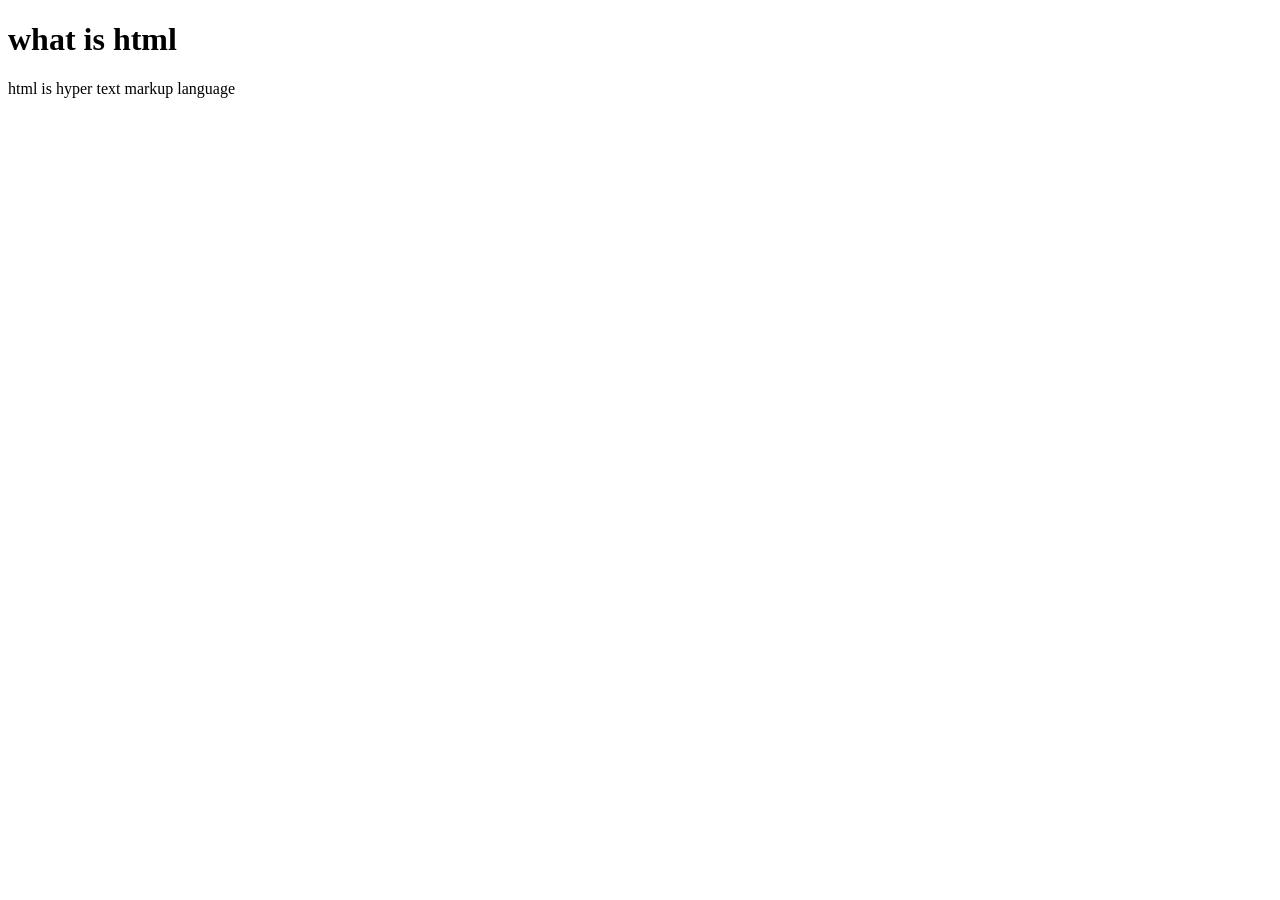
<file: index.html>
<!DOCTYPE html>
<html lang="en">
    <head>
        <title> Vishnu learning html </title>
    </head>
        <body>
            <h1>what is html</h1>
            <p>html is hyper text markup language</p>
        </body>
</html>
</file>
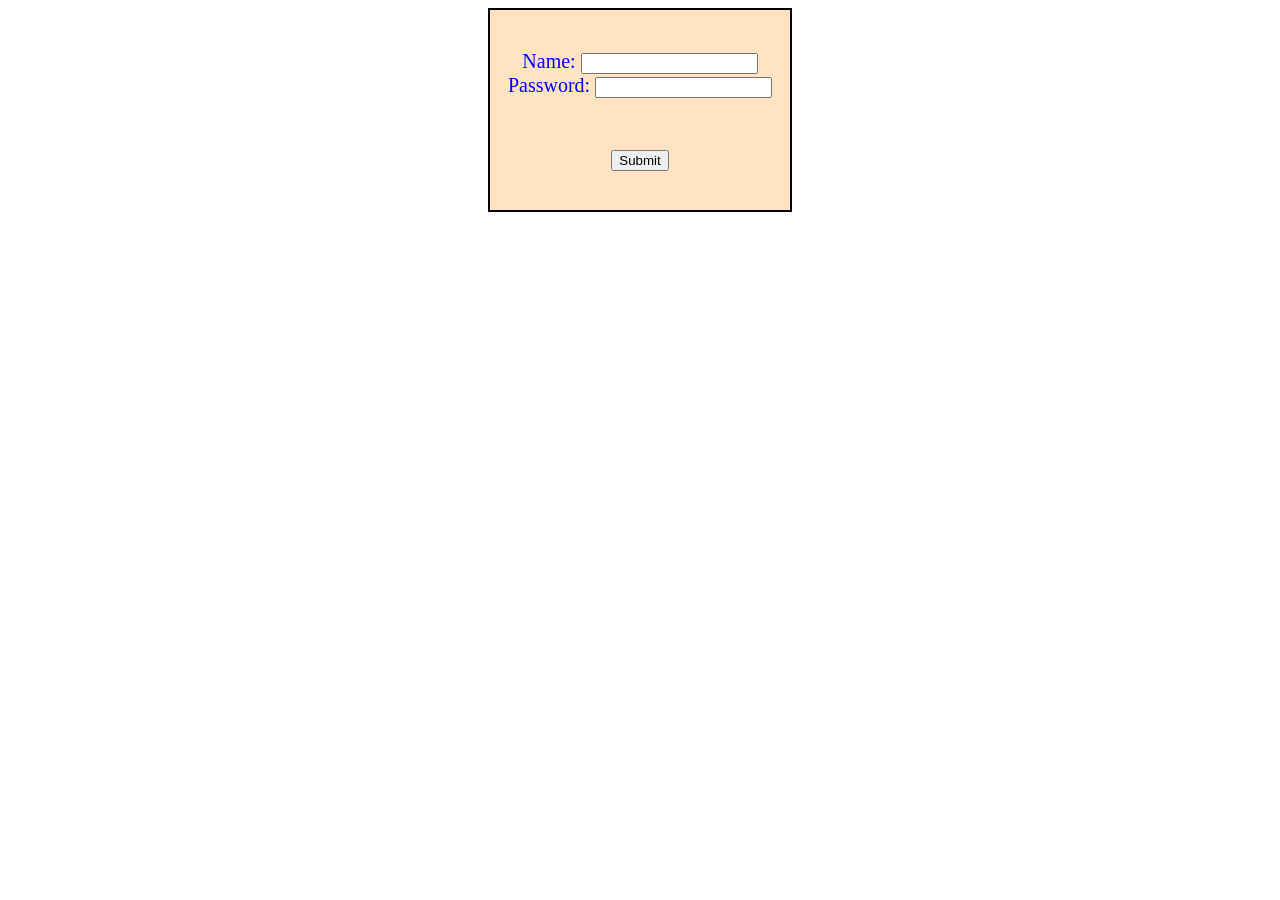
<file: week5/first.html>
<!DOCTYPE html>
<html>

<head>
    <title>Exp 08</title>
    <link rel="stylesheet" href="first.css">
</head>

<body>

    <form action="submit">
        <div class="container">
            <div class="name">
                <label>Name:</label>
                <input type="text" id="user" required>
            </div>
            <div class="pass">
                <label class="password">Password:</label>
                <input type="text" class="password" id="pass" required>
            </div>
            <p id="err"></p>
            <button id="Submit" type="button" onclick="checkLogin()">Submit</button>
        </div>
    </form>
    <script>
        let count = 0;
        function checkLogin() {
            var u = document.getElementById("user").value;
            var p = document.getElementById("pass").value;
            var msg = document.getElementById("err");
            var btn = document.getElementById("Submit");
            if (u =="" || p =="") {
                msg.innerText = "enter valid details"
                return;
            }
             else if (p.length < 6) {
                msg.innerText = "Password too short!";
                return;
            }
            if (u == "admin" && p == "123456") {
                msg.style.color = "green";
                msg.innerText = "Success!";
            } else {
                count++;
                msg.innerText = "Wrong! Attempt: " + count;
                if (count >= 3) {
                    msg.innerText = "Button Disabled!";
                    btn.disabled = true;
                }
            }
        }
    </script>
</body>

</html>
</file>
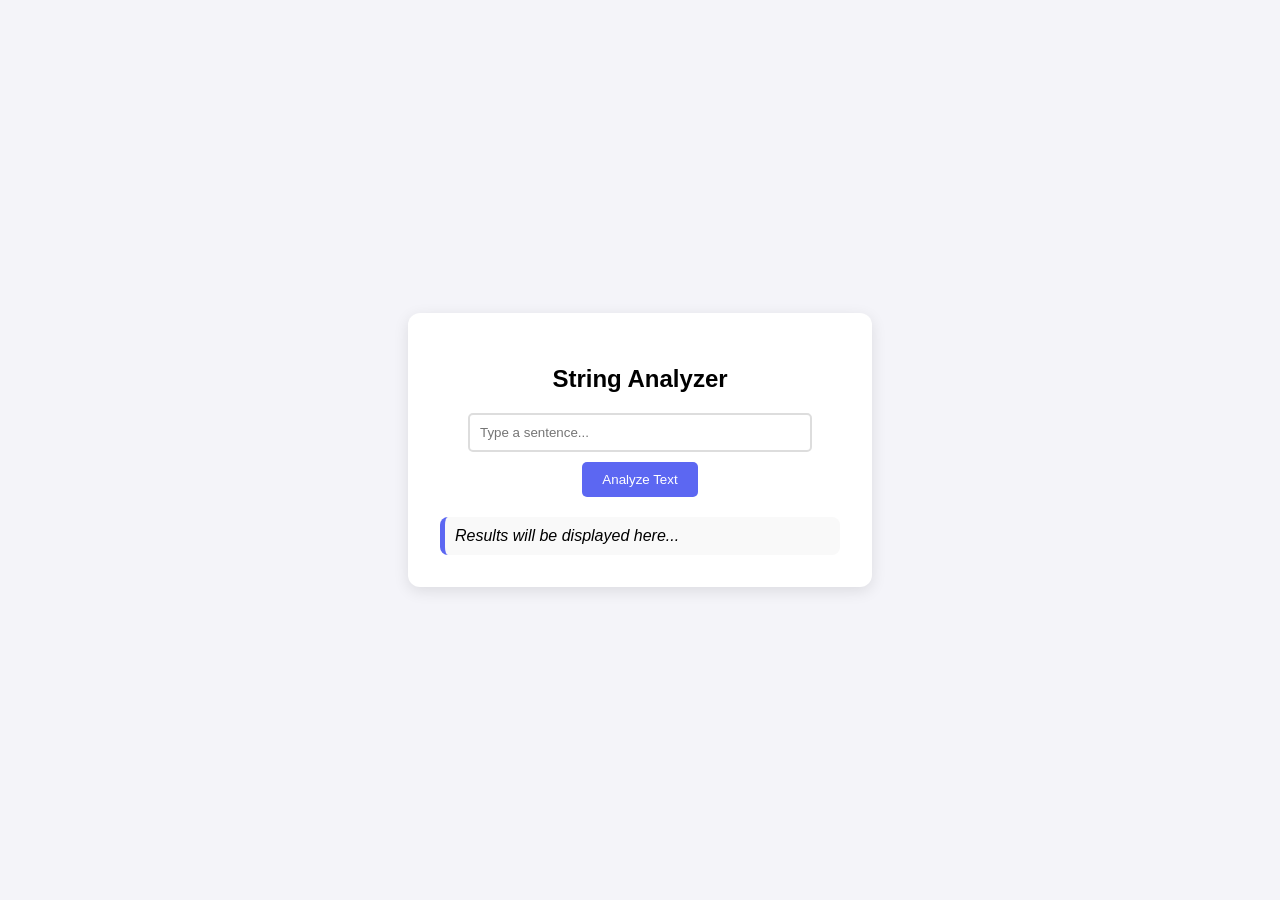
<file: week5/fourth.html>
<!DOCTYPE html>
<html lang="en">
<head>
    <meta charset="UTF-8">
    <title>String Analysis Tool</title>
    <style>
        body {
            font-family:  sans-serif;
            background-color: #f4f4f9;
            display: flex;
            justify-content: center;
            align-items: center;
            height: 100vh;
            margin: 0;
        }
        .container {
            background: white;
            padding: 2rem;
            border-radius: 12px;
            box-shadow: 0 4px 15px rgba(0, 0, 0, 0.1);
            width: 400px;
            text-align: center;
        }
        input {
            width: 80%;
            padding: 10px;
            margin-bottom: 10px;
            border: 2px solid #ddd;
            border-radius: 5px;
            outline: none;
        }
        button {
            padding: 10px 20px;
            background-color: #5c67f2;
            color: white;
            border-radius: 5px; 
            border:none;
        }
        #results {
            margin-top: 20px;
            text-align: left;
            background: #f9f9f9;
            padding: 10px;
            border-radius: 8px;
            border-left: 5px solid #5c67f2;
        }
    </style>
</head>
<body>

    <div class="container">
        <h2>String Analyzer</h2>
        <input type="text" id="userInput" placeholder="Type a sentence...">
        <br>
        <button onclick="analyzeString()">Analyze Text</button>

        <div id="results">
            <i>Results will be displayed here...</i>
        </div>
    </div>

    <script src="fourth.js"></script>
</body>
</html>
</file>
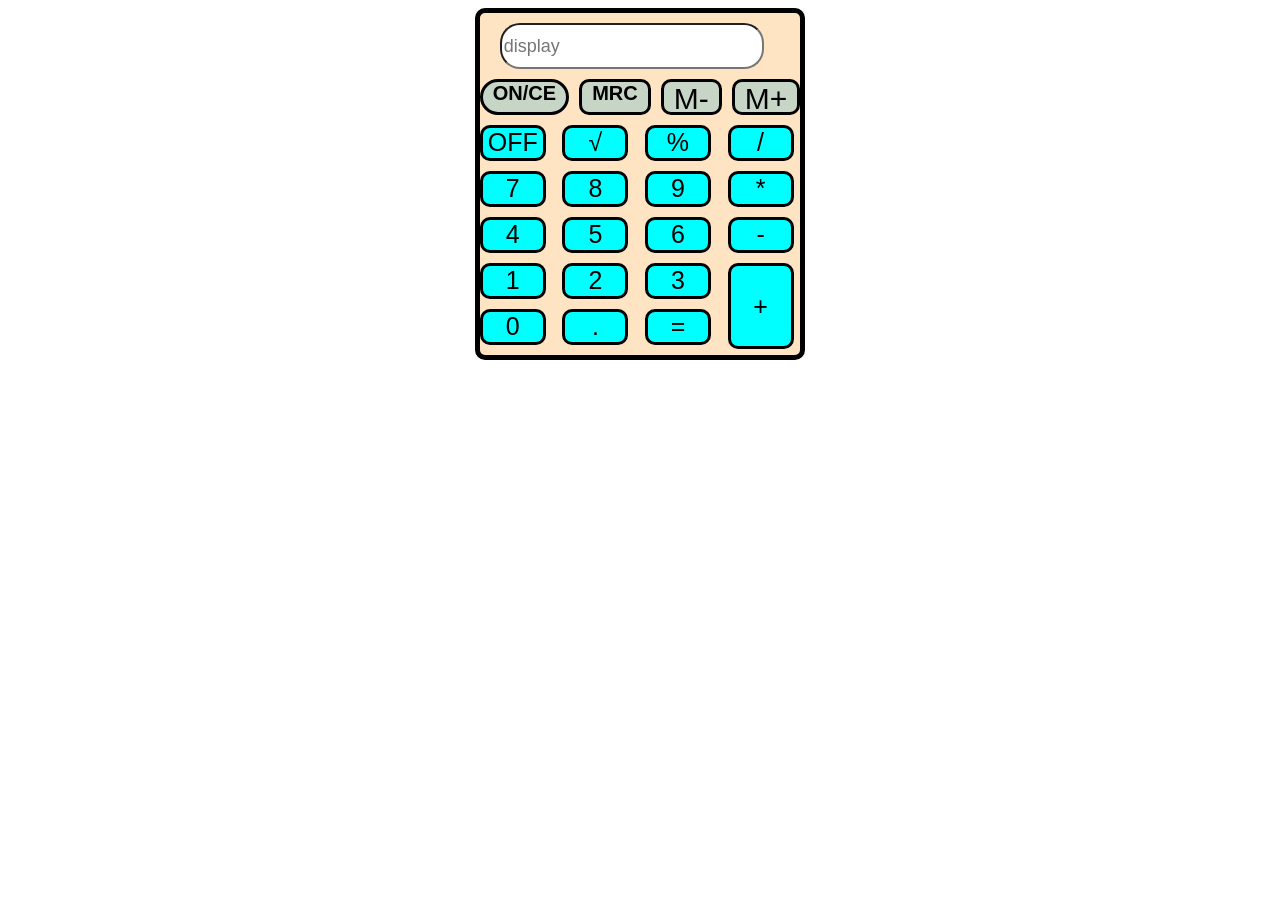
<file: week5/second.html>
<!DOCTYPE html>
<html lang="en">

<head>
    <meta charset="UTF-8">
    <meta name="viewport" content="width=device-width, initial-scale=1.0">
    <link rel="stylesheet" href="second.css">
    <title> second- Calculator</title>

</head>

<body>

    <main>
        <div class="container">
            <div class="display"><input type="text" id="display" placeholder="display"></div>
            <div class="start">
                <div class="keys one " onclick="clearDisplay()">ON/CE</div>
                <div class="keys two ">MRC</div>
                <div class="keys">M-</div>
                <div class="keys">M+</div>
            </div>
            <div class="numbers">
                <div class="items" onclick="turnoff()">OFF</div>
                <div class="items" onclick="sqrtValue()">√</div>
                <div class="items" onclick="call('%')">%</div>
                <div class="items" onclick="call('/')">/</div>
                <div class="items" onclick="call(7)">7</div>
                <div class="items" onclick="call(8)">8</div>
                <div class="items" onclick="call(9)">9</div>
                <div class="items" onclick="call('*')">*</div>
                <div class="items" onclick="call('4')">4</div>
                <div class="items" onclick="call(5)">5</div>
                <div class="items" onclick="call(6)">6</div>
                <div class="items" onclick="call('-')">-</div>
                <div class="items" onclick="call(1)">1</div>
                <div class="items" onclick="call(2)">2</div>
                <div class="items" onclick="call(3)">3</div>
                <div class="items enter" onclick="call('+')">+</div>
                <div class="items" onclick="call(0)">0</div>
                <div class="items" onclick="call('.')">.</div>
                <div class="items" onclick="result()">=</div>
            </div>
        </div>
    </main>
    <script>
        var display = document.getElementById("display");
        console.log("this is the first javascript file")
        function call(val) {
            display.value += val;
            console.log(display.value);
        }
        function result() {
            try {
                display.value = eval(display.value);
                console.log(eval(display.value));

            }
            finally {
                console.log("added to the value")
            }

        }
        function clearDisplay() {

            display.value = "";
            console.log(" value is cleared");
            

        }
        function sqrtValue() {
            const n = parseFloat(display.value);

            if (isNaN(n)) return;
            if (n < 0) {
                display.value = "Invalid";
                return;
            }

            display.value = Math.sqrt(n);
        }
        function turnoff(){
           try
           {
            display.value="turned off";

           }
           finally{
            console.log("turned off")
           }
            
        }

    </script>


</body>

</html>
</file>
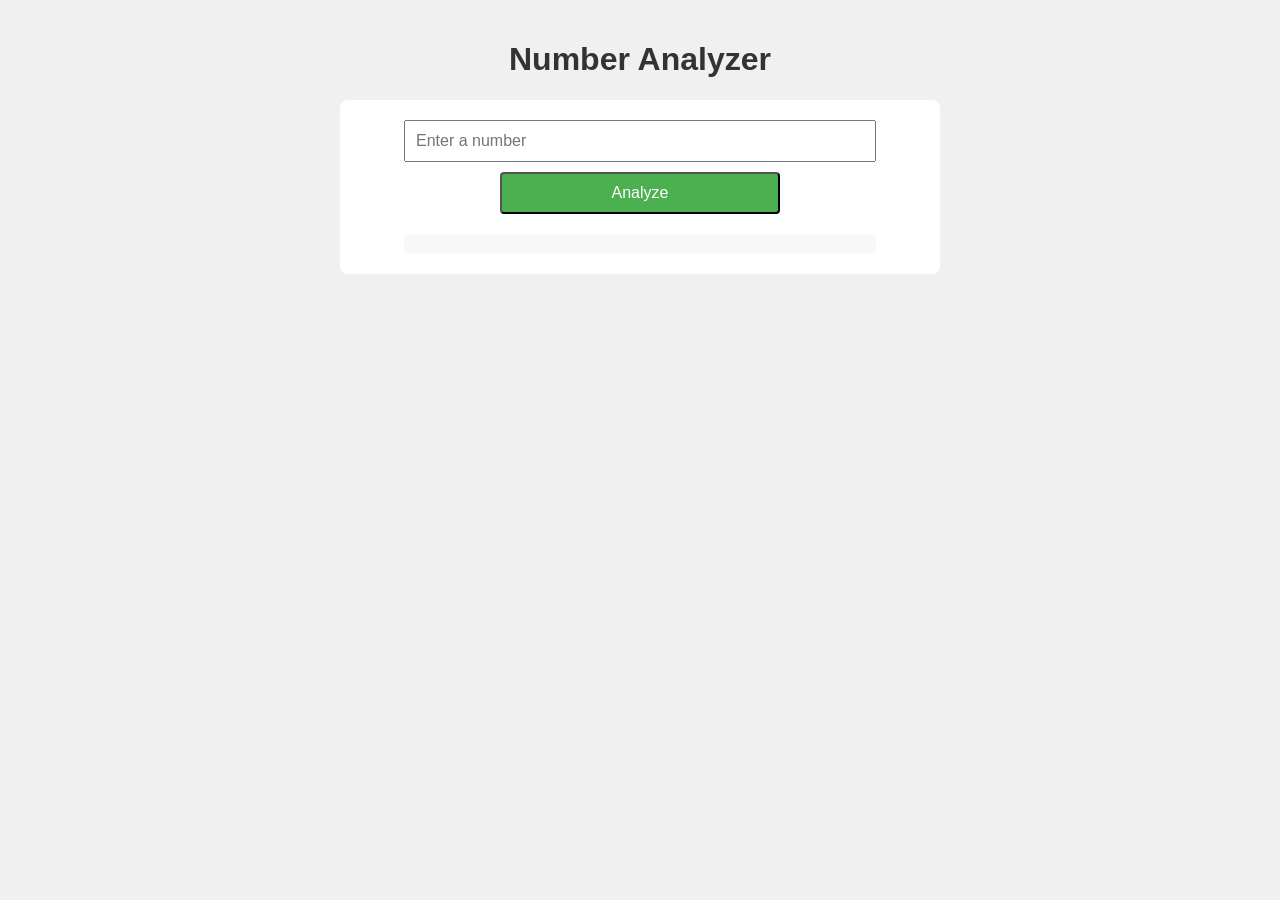
<file: week5/third.html>
<!DOCTYPE html>
<html lang="en">
<head>
    <meta charset="UTF-8">
    <meta name="viewport" content="width=device-width, initial-scale=1.0">
    <title>Number Analyzer</title>
    <style>
        body {
            font-family: Arial, sans-serif;
            max-width: 600px;
            margin: auto;
            padding: 20px;
            background-color: #f0f0f0;
        }
        h1 {
            text-align: center;
            color: #333;
        }
        .container {
            background-color: white;
            padding: 20px;
            border-radius: 8px;
            display: flex;
            flex-direction: column;
            flex-wrap: wrap;
            place-content: center;
        }
        #numberInput{
            width: 80%;
            padding: 10px;
            font-size: 16px;
            margin-bottom: 10px;
        }
        button {
            width: 50%;
            padding: 10px;
            align-self: center;
            font-size: 16px;
            background-color: #4CAF50;
            color: white;
            border-radius: 4px;
        }
        button:hover {
            background-color: #45a049;
        }
        #results {
            margin-top: 20px;
            padding: 10px;
            background-color: #f9f9f9;
            border-radius: 4px;
        }
    </style>
</head>
<body>
    <h1>Number Analyzer</h1>
    <div class="container">
        <input type="number" id="numberInput" placeholder="Enter a number">
        <button onclick="analyzeNumber()">Analyze</button>
        <div id="results"></div>
    </div>
    <script>
        function isPalindrome(num) {
            let str = num.toString();
            let reversed = str.split('').reverse().join('');
            return str === reversed;
        }
        function isArmstrong(num) {
            let str = num.toString();
            let sum = 0;
            for (let i = 0; i < str.length; i++) {
                sum += Math.pow(parseInt(str[i]), str.length);
            }
            return sum === num;
        }
        function isPrime(num) {
            if (num <= 1) return false;
            for (let i = 2; i <= Math.sqrt(num); i++) {
                if (num % i === 0) return false;
            }
            return true;
        }
        function factorial(num) {
            if (num < 0) return "Not defined for negative numbers";
            let fact = 1;
            for (let i = 1; i <= num; i++) {
                fact *= i;
            }
            return fact;
        }
        function analyzeNumber() {
            let num = parseInt(document.getElementById('numberInput').value);
        
            if (isNaN(num)) {
                document.getElementById('results').innerHTML = "<p>Please enter a valid number.</p>";
                return;
            }
            let palindromeResult = isPalindrome(num) ? "Yes" : "No";
            let armstrongResult = isArmstrong(num) ? "Yes" : "No";
            let primeResult = isPrime(num) ? "Yes" : "No";
            let factorialResult = factorial(num);
            document.getElementById('results').innerHTML = `
                <p>Palindrome: ${palindromeResult}</p>
                <p>Armstrong: ${armstrongResult}</p>
                <p>Prime: ${primeResult}</p>
                <p>Factorial: ${factorialResult}</p>
            `;
        }
    </script>
</body>
</html>
</file>
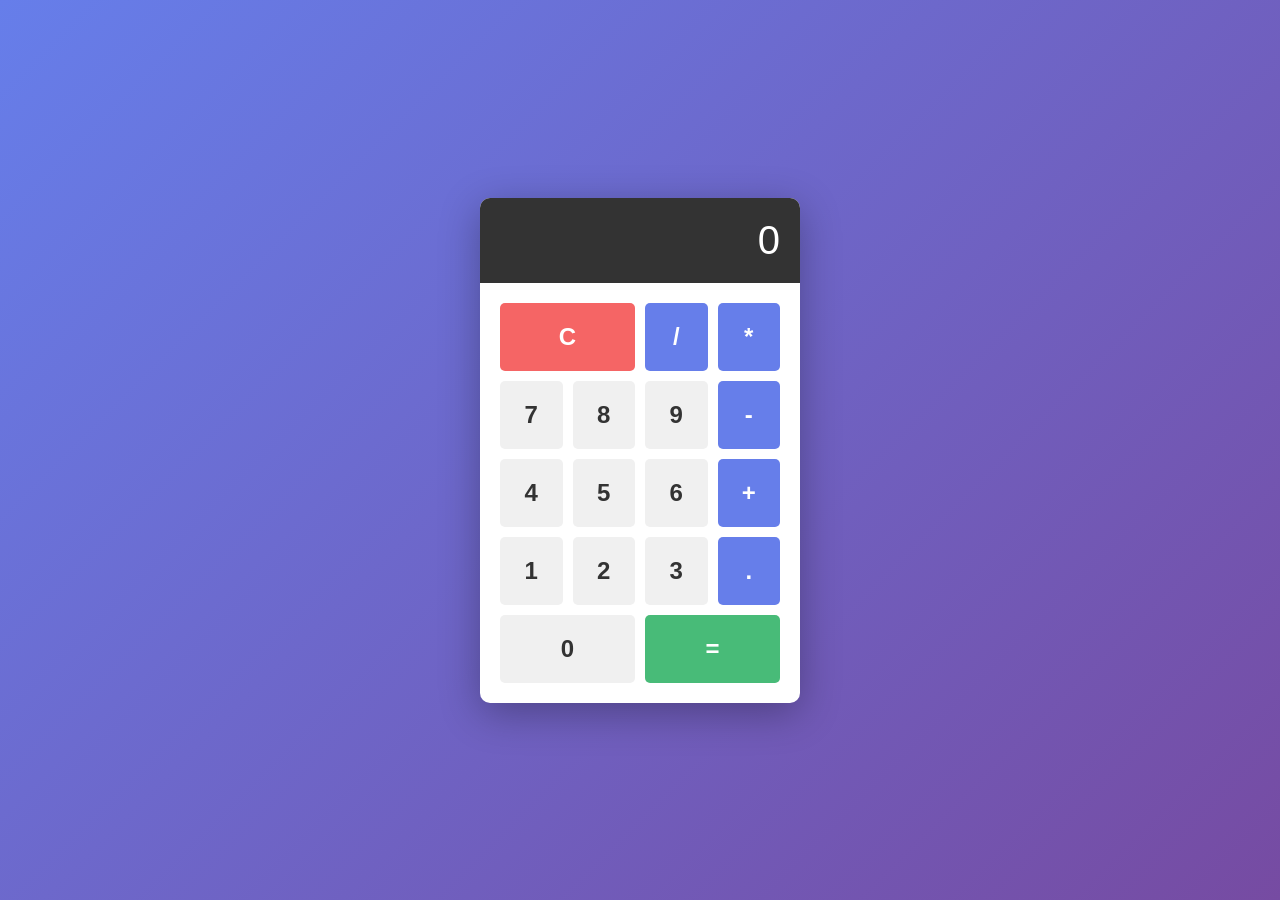
<file: week6/hello.html>
<!DOCTYPE html>
<html lang="en">
<head>
    <meta charset="UTF-8">
    <meta name="viewport" content="width=device-width, initial-scale=1.0">
    <title>Calculator</title>
    <style>
        * {
            margin: 0;
            padding: 0;
            box-sizing: border-box;
        }

        body {
            display: flex;
            justify-content: center;
            align-items: center;
            min-height: 100vh;
            background: linear-gradient(135deg, #667eea 0%, #764ba2 100%);
            font-family: 'Arial', sans-serif;
        }

        .calculator {
            background: white;
            border-radius: 10px;
            box-shadow: 0 10px 40px rgba(0, 0, 0, 0.3);
            width: 320px;
            overflow: hidden;
        }

        .display {
            background: #333;
            color: #fff;
            font-size: 2.5em;
            padding: 20px;
            text-align: right;
            word-wrap: break-word;
            word-break: break-all;
            min-height: 80px;
        }

        .buttons {
            display: grid;
            grid-template-columns: repeat(4, 1fr);
            padding: 20px;
            gap: 10px;
        }

        button {
            padding: 20px;
            font-size: 1.5em;
            border: none;
            border-radius: 5px;
            cursor: pointer;
            transition: all 0.3s ease;
            font-weight: bold;
        }

        button:hover {
            transform: translateY(-2px);
            box-shadow: 0 5px 15px rgba(0, 0, 0, 0.2);
        }

        button:active {
            transform: translateY(0);
        }

        .number {
            background: #f0f0f0;
            color: #333;
        }

        .operator {
            background: #667eea;
            color: white;
        }

        .equals {
            background: #48bb78;
            color: white;
            grid-column: span 2;
        }

        .clear {
            background: #f56565;
            color: white;
            grid-column: span 2;
        }
    </style>
</head>
<body>
    <div class="calculator">
        <div class="display" id="display">0</div>
        <div class="buttons">
            <button class="clear" onclick="clearDisplay()">C</button>
            <button class="operator" onclick="appendOperator('/')">/</button>
            <button class="operator" onclick="appendOperator('*')">*</button>
            
            <button class="number" onclick="appendNumber('7')">7</button>
            <button class="number" onclick="appendNumber('8')">8</button>
            <button class="number" onclick="appendNumber('9')">9</button>
            <button class="operator" onclick="appendOperator('-')">-</button>
            
            <button class="number" onclick="appendNumber('4')">4</button>
            <button class="number" onclick="appendNumber('5')">5</button>
            <button class="number" onclick="appendNumber('6')">6</button>
            <button class="operator" onclick="appendOperator('+')">+</button>
            
            <button class="number" onclick="appendNumber('1')">1</button>
            <button class="number" onclick="appendNumber('2')">2</button>
            <button class="number" onclick="appendNumber('3')">3</button>
            <button class="operator" onclick="appendOperator('.')">.</button>
            
            <button class="number" onclick="appendNumber('0')" style="grid-column: span 2;">0</button>
            <button class="equals" onclick="calculate()">=</button>
        </div>
    </div>

    <script>
        let display = document.getElementById('display');
        let currentInput = '0';
        let operator = null;
        let previousValue = '';

        function appendNumber(num) {
            if (currentInput === '0') {
                currentInput = num;
            } else {
                currentInput += num;
            }
            updateDisplay();
        }

        function appendOperator(op) {
            if (operator !== null && currentInput !== '') {
                calculate();
            }
            previousValue = currentInput;
            operator = op;
            currentInput = '';
        }

        function calculate() {
            if (operator === null || currentInput === '') return;
            
            let result;
            const prev = parseFloat(previousValue);
            const current = parseFloat(currentInput);

            switch (operator) {
                case '+':
                    result = prev + current;
                    break;
                case '-':
                    result = prev - current;
                    break;
                case '*':
                    result = prev * current;
                    break;
                case '/':
                    result = prev / current;
                    break;
                default:
                    return;
            }

            currentInput = result.toString();
            operator = null;
            previousValue = '';
            updateDisplay();
        }

        function clearDisplay() {
            currentInput = '0';
            operator = null;
            previousValue = '';
            updateDisplay();
        }

        function updateDisplay() {
            display.textContent = currentInput;
        }
    </script>
</body>
</html>
</file>
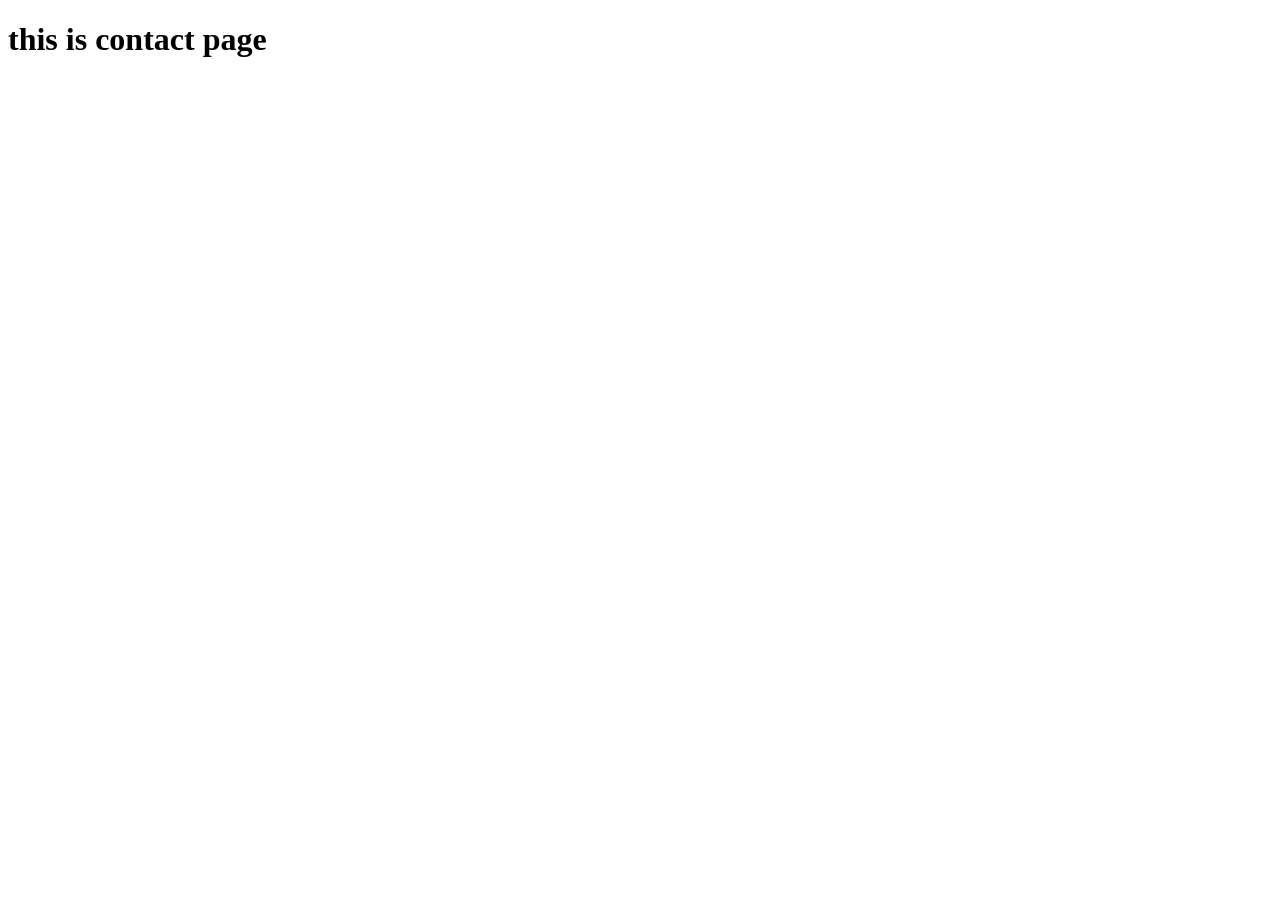
<file: week10/week10/contact.html>
<!DOCTYPE html>
<html lang="en">
<head>
    <meta charset="UTF-8">
    <meta name="viewport" content="width=device-width, initial-scale=1.0">
    <title>Contact</title>
</head>
<body>
    <h1>this is contact page</h1>
</body>
</html>
</file>
<file: week5/first.css>
.container{
            border:solid 2px;
            width:300px;
            height:200px;
            margin:auto;
            display: flex;
            align-items: center;
            justify-content: center;
            flex-direction: column;
            background-color: bisque;
        }
        .name,.pass{
           color:blue;
           font-size: 20px;
        }
        button:hover{
            background-color: rgba(12, 202, 202, 0.821);
        }
        #err
        {
            color: red;  
        }
        #Submit {
            margin-top: 20px;

        }
</file>
<file: week5/second.css>
.container {
     width: fit-content;
     display: flex;
     flex-direction: column;
     gap: 10px;
     border: solid 5px;
     margin: auto;
     font-family: sans-serif;
     background-color: bisque;
     border-radius: 10px;
 }

 /******************** display bar ***********************/
 #display {
     border-radius: 20px;
     margin-top: 10px;
     margin-left: 20px;
     width: 80%;
     height: 40px;
     font-size: large;
 }

 /**************** start keys*******************/
 .start {
     display: flex;
     flex-wrap: wrap;
     place-content: center;
     gap: 10px;
     border: none;
 }

 .keys {
     border: solid;
     border-radius: 10px;
     width: fit-content;
     height: 30px;
     text-align: center;
     font-size: 30px;
     padding: 0px 10px;
     background-color: rgb(198, 213, 198);

 }

 .one {
     font-size: 20px;
     font-weight: 700;
     border-radius: 80px;
 }

 .two {
     font-size: 20px;
     font-weight: 700;
 }

 /***************number keys************************/
 .numbers {
     display: grid;
     grid-template-columns: repeat(4, auto);
     grid-template-rows: repeat(5, auto);
     gap: 10px;
     border: none;

 }

 .items {
     border: solid;
     border-radius: 10px;
     width: 60px;
     height: 30px;
     font-size: 25px;
     text-align: center;
     background-color: aqua;
 }

 .enter {
     grid-column: 4/5;
     grid-row: 4/7;
     height: 80px;
     align-content: center;

 }

 /*********** hover**********/
 .keys:hover,
 .items:hover {
     background-color: rgb(132, 132, 197);
 }
</file>
